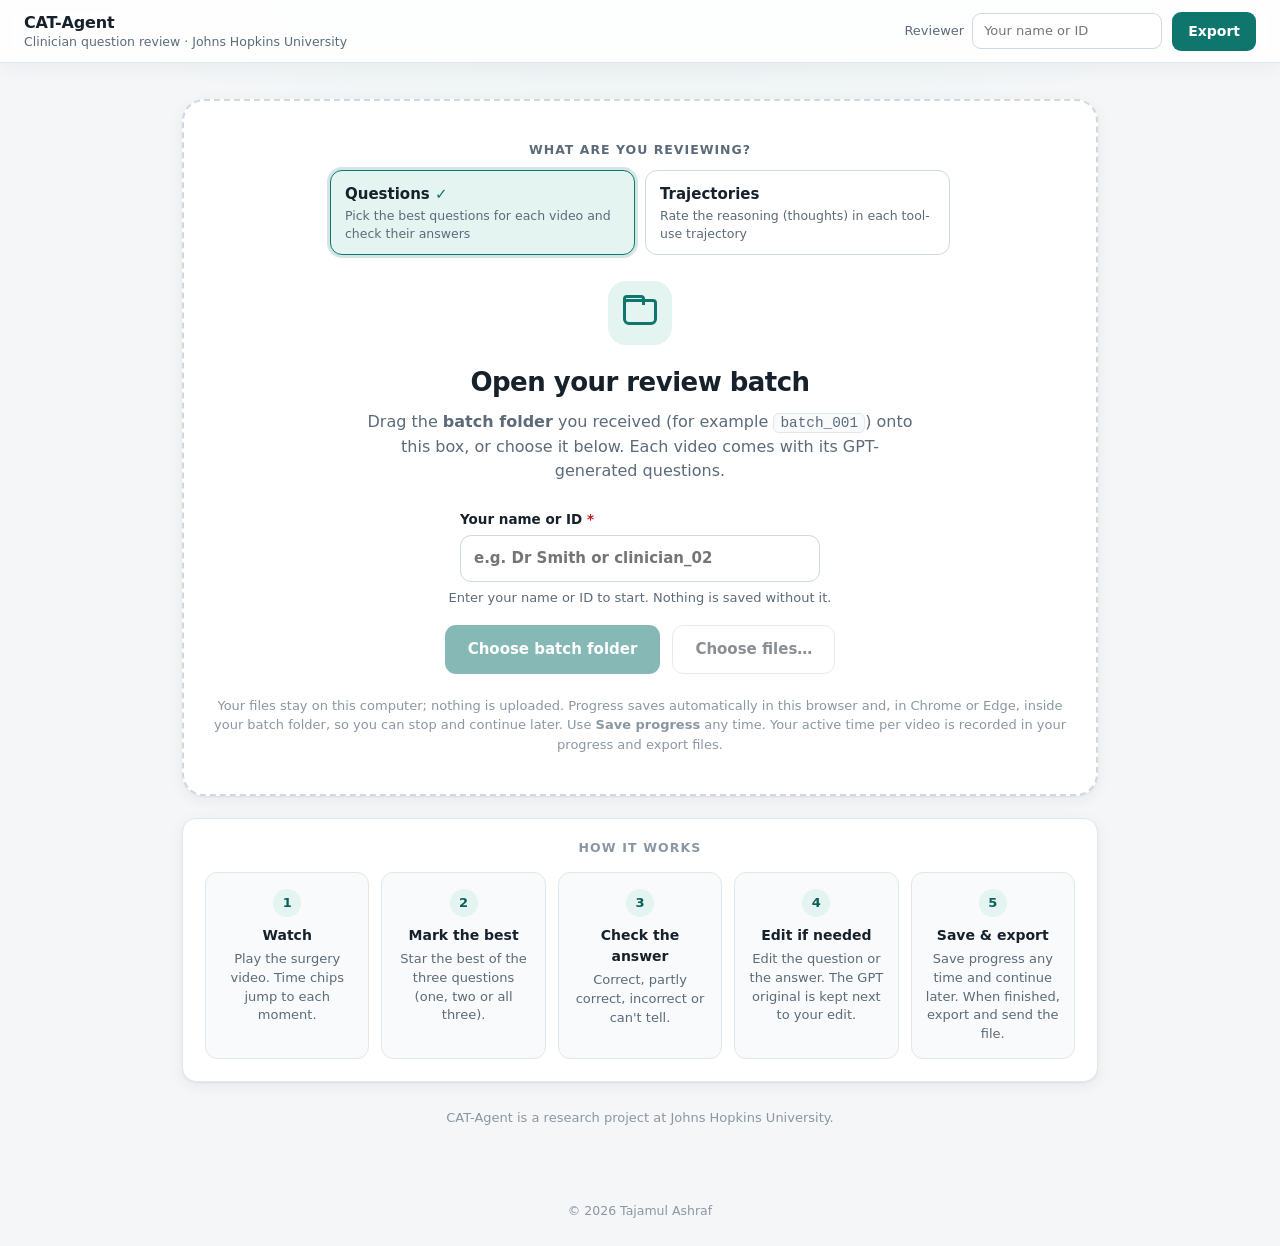
<file: index.html>
<!doctype html>
<html lang="en">
<head>
  <meta charset="utf-8">
  <meta name="viewport" content="width=device-width, initial-scale=1">
  <title>CAT-Agent Clinician Review</title>
  <meta name="description" content="Review GPT-generated questions for ophthalmic surgery videos: pick the best, edit, export.">
  <link rel="icon" href="data:image/svg+xml,%3Csvg xmlns='http://www.w3.org/2000/svg' viewBox='0 0 32 32'%3E%3Ccircle cx='16' cy='16' r='14' fill='%230f766e'/%3E%3Ccircle cx='16' cy='16' r='6' fill='white'/%3E%3Ccircle cx='16' cy='16' r='3' fill='%230f766e'/%3E%3C/svg%3E">
  <link rel="stylesheet" href="styles.css?v=202610261900">
</head>
<body>
  <header class="topbar">
  <div class="topbar-inner">
    <div class="brand">
      <div>
        <div class="brand-title">CAT-Agent</div>
        <div class="brand-sub">Clinician question review · Johns Hopkins University</div>
      </div>
    </div>
    <div class="topbar-actions">
      <label class="reviewer">
        <span>Reviewer</span>
        <input id="reviewer" class="reviewer-input" type="text" placeholder="Your name or ID" autocomplete="off" spellcheck="false">
      </label>
      <span id="save-status" class="save-status hidden" role="status" aria-live="polite"></span>
      <button id="btn-save" class="btn ghost hidden" type="button" title="Save your progress now (Ctrl/Cmd+S). It also saves automatically.">Save progress</button>
      <button id="btn-open" class="btn ghost hidden" type="button" title="Open another batch folder">Open folder</button>
      <div class="menu-wrap">
        <button id="btn-export" class="btn primary" type="button" disabled aria-haspopup="true" aria-expanded="false">Export</button>
        <div id="export-menu" class="menu hidden" role="menu">
          <button type="button" role="menuitem" data-export="json">Export JSON <small>full record, re-importable</small></button>
          <button type="button" role="menuitem" data-export="csv">Export CSV <small>one row per question, for Excel</small></button>
          <hr>
          <button type="button" role="menuitem" data-export="import">Load saved progress… <small>a progress or export file, e.g. from another computer</small></button>
        </div>
      </div>
    </div>
  </div>
  </header>

  <!-- Start screen -->
  <main id="start" class="start">
    <section class="drop" id="dropzone" tabindex="0" aria-label="Drop your batch folder here">
      <nav class="mode-pick" aria-label="What are you reviewing?">
        <div class="mode-label">What are you reviewing?</div>
        <div class="mode-opts">
          <a href="index.html" aria-current="page" class="mode-opt on"><b>Questions</b><small>Pick the best questions for each video and check their answers</small></a>
          <a href="trajectories.html" class="mode-opt"><b>Trajectories</b><small>Rate the reasoning (thoughts) in each tool-use trajectory</small></a>
        </div>
      </nav>
      <div class="drop-icon" aria-hidden="true"></div>
      <h1>Open your review batch</h1>
      <p class="lead">Drag the <b>batch folder</b> you received (for example <code>batch_001</code>) onto this box,
        or choose it below. Each video comes with its GPT-generated questions.</p>
      <label class="id-field" for="reviewer-start">
        <span>Your name or ID <b aria-hidden="true">*</b></span>
        <input id="reviewer-start" class="reviewer-input" type="text" placeholder="e.g. Dr Smith or clinician_02" autocomplete="off" spellcheck="false" required>
      </label>
      <p id="start-hint" class="start-hint">Enter your name or ID to start. Nothing is saved without it.</p>
      <div class="drop-buttons">
        <button id="btn-folder" class="btn primary lg" type="button" disabled>Choose batch folder</button>
        <button id="btn-files" class="btn ghost lg" type="button" disabled>Choose files…</button>
      </div>
      <p class="fine">Your files stay on this computer; nothing is uploaded. Progress saves automatically in this browser
        and, in Chrome or Edge, inside your batch folder, so you can stop and continue later. Use <b>Save progress</b> any time.
        Your active time per video is recorded in your progress and export files.</p>
    </section>
    <section class="howto">
      <h2>How it works</h2>
      <ol class="steps">
        <li><span class="n">1</span><b>Watch</b><p>Play the surgery video. Time chips jump to each moment.</p></li>
        <li><span class="n">2</span><b>Mark the best</b><p>Star the best of the three questions (one, two or all three).</p></li>
        <li><span class="n">3</span><b>Check the answer</b><p>Correct, partly correct, incorrect or can&#39;t tell.</p></li>
        <li><span class="n">4</span><b>Edit if needed</b><p>Edit the question or the answer. The GPT original is kept next to your edit.</p></li>
        <li><span class="n">5</span><b>Save &amp; export</b><p>Save progress any time and continue later. When finished, export and send the file.</p></li>
      </ol>
    </section>
    <footer class="site-foot">
      <span>CAT-Agent is a research project at Johns Hopkins University.</span>
    </footer>
    <input id="input-folder" type="file" webkitdirectory directory multiple hidden>
    <input id="input-files" type="file" multiple accept="video/*,.mp4,.mov,.m4v,.webm,.mkv,.json" hidden>
    <input id="input-import" type="file" accept=".json,application/json" hidden>
  </main>

  <!-- Review workspace -->
  <div id="workspace" class="workspace hidden">
    <aside class="sidebar" aria-label="Videos in this batch">
      <div class="side-head">
        <div class="progress-label"><span id="progress-text">0 of 0 done</span><span id="progress-pct">0%</span></div>
        <div class="progress"><div id="progress-bar"></div></div>
        <div id="active-time" class="active-time" title="Active time counts only while you work on a video; it pauses after 2 minutes without input"></div>
        <input id="search" type="search" placeholder="Search videos…" aria-label="Search videos">
        <div class="filters" role="group" aria-label="Filter by status">
          <button type="button" class="chip-btn active" data-filter="all">All</button>
          <button type="button" class="chip-btn" data-filter="todo">To do</button>
          <button type="button" class="chip-btn" data-filter="done">Done</button>
        </div>
      </div>
      <ol id="case-list" class="case-list"></ol>
    </aside>

    <main id="case" class="case" tabindex="-1"></main>
  </div>

  <footer class="copyright">© 2026 Tajamul Ashraf</footer>

  <div id="toast" class="toast" role="status" aria-live="polite"></div>

  <script src="config.js?v=202611021830"></script>
  <script src="app.js?v=202611021830"></script>
</body>
</html>
</file>
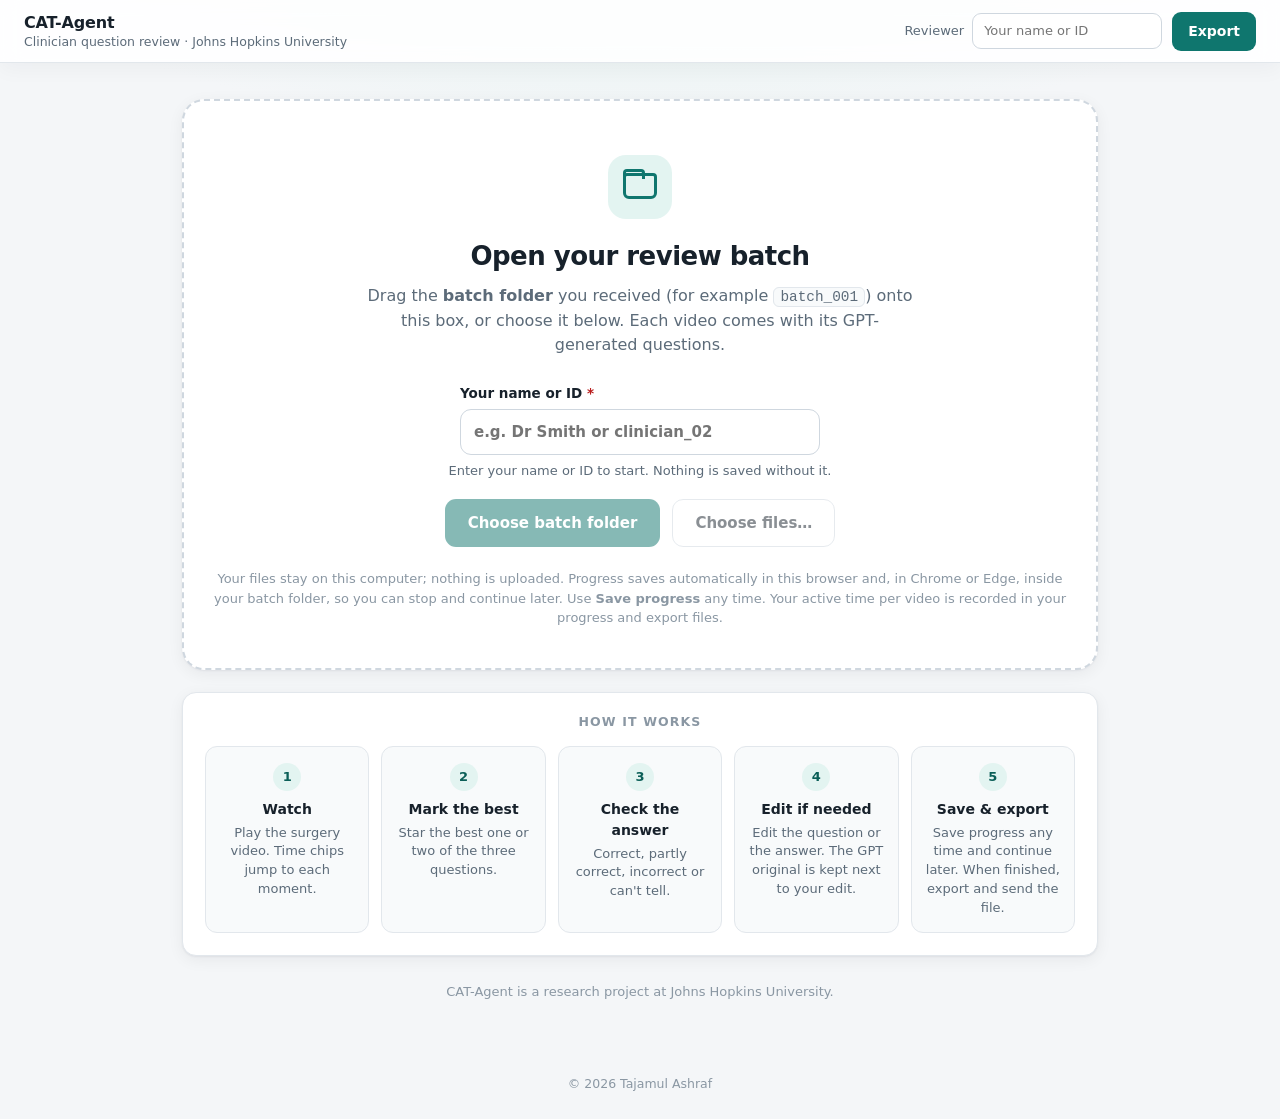
<file: ui/index.html>
<!doctype html>
<html lang="en">
<head>
  <meta charset="utf-8">
  <meta name="viewport" content="width=device-width, initial-scale=1">
  <title>CAT-Agent Clinician Review</title>
  <meta name="description" content="Review GPT-generated questions for ophthalmic surgery videos: pick the best, edit, export.">
  <link rel="icon" href="data:image/svg+xml,%3Csvg xmlns='http://www.w3.org/2000/svg' viewBox='0 0 32 32'%3E%3Ccircle cx='16' cy='16' r='14' fill='%230f766e'/%3E%3Ccircle cx='16' cy='16' r='6' fill='white'/%3E%3Ccircle cx='16' cy='16' r='3' fill='%230f766e'/%3E%3C/svg%3E">
  <link rel="stylesheet" href="styles.css?v=202610081155">
</head>
<body>
  <header class="topbar">
  <div class="topbar-inner">
    <div class="brand">
      <div>
        <div class="brand-title">CAT-Agent</div>
        <div class="brand-sub">Clinician question review · Johns Hopkins University</div>
      </div>
    </div>
    <div class="topbar-actions">
      <label class="reviewer">
        <span>Reviewer</span>
        <input id="reviewer" class="reviewer-input" type="text" placeholder="Your name or ID" autocomplete="off" spellcheck="false">
      </label>
      <span id="save-status" class="save-status hidden" role="status" aria-live="polite"></span>
      <button id="btn-save" class="btn ghost hidden" type="button" title="Save your progress now (Ctrl/Cmd+S). It also saves automatically.">Save progress</button>
      <button id="btn-open" class="btn ghost hidden" type="button" title="Open another batch folder">Open folder</button>
      <div class="menu-wrap">
        <button id="btn-export" class="btn primary" type="button" disabled aria-haspopup="true" aria-expanded="false">Export</button>
        <div id="export-menu" class="menu hidden" role="menu">
          <button type="button" role="menuitem" data-export="json">Export JSON <small>full record, re-importable</small></button>
          <button type="button" role="menuitem" data-export="csv">Export CSV <small>one row per question, for Excel</small></button>
          <hr>
          <button type="button" role="menuitem" data-export="import">Load saved progress… <small>a progress or export file, e.g. from another computer</small></button>
        </div>
      </div>
    </div>
  </div>
  </header>

  <!-- Start screen -->
  <main id="start" class="start">
    <section class="drop" id="dropzone" tabindex="0" aria-label="Drop your batch folder here">
      <div class="drop-icon" aria-hidden="true"></div>
      <h1>Open your review batch</h1>
      <p class="lead">Drag the <b>batch folder</b> you received (for example <code>batch_001</code>) onto this box,
        or choose it below. Each video comes with its GPT-generated questions.</p>
      <label class="id-field" for="reviewer-start">
        <span>Your name or ID <b aria-hidden="true">*</b></span>
        <input id="reviewer-start" class="reviewer-input" type="text" placeholder="e.g. Dr Smith or clinician_02" autocomplete="off" spellcheck="false" required>
      </label>
      <p id="start-hint" class="start-hint">Enter your name or ID to start. Nothing is saved without it.</p>
      <div class="drop-buttons">
        <button id="btn-folder" class="btn primary lg" type="button" disabled>Choose batch folder</button>
        <button id="btn-files" class="btn ghost lg" type="button" disabled>Choose files…</button>
      </div>
      <p class="fine">Your files stay on this computer; nothing is uploaded. Progress saves automatically in this browser
        and, in Chrome or Edge, inside your batch folder, so you can stop and continue later. Use <b>Save progress</b> any time.
        Your active time per video is recorded in your progress and export files.</p>
    </section>
    <section class="howto">
      <h2>How it works</h2>
      <ol class="steps">
        <li><span class="n">1</span><b>Watch</b><p>Play the surgery video. Time chips jump to each moment.</p></li>
        <li><span class="n">2</span><b>Mark the best</b><p>Star the best one or two of the three questions.</p></li>
        <li><span class="n">3</span><b>Check the answer</b><p>Correct, partly correct, incorrect or can&#39;t tell.</p></li>
        <li><span class="n">4</span><b>Edit if needed</b><p>Edit the question or the answer. The GPT original is kept next to your edit.</p></li>
        <li><span class="n">5</span><b>Save &amp; export</b><p>Save progress any time and continue later. When finished, export and send the file.</p></li>
      </ol>
    </section>
    <footer class="site-foot">
      <span>CAT-Agent is a research project at Johns Hopkins University.</span>
    </footer>
    <input id="input-folder" type="file" webkitdirectory directory multiple hidden>
    <input id="input-files" type="file" multiple accept="video/*,.mp4,.mov,.m4v,.webm,.mkv,.json" hidden>
    <input id="input-import" type="file" accept=".json,application/json" hidden>
  </main>

  <!-- Review workspace -->
  <div id="workspace" class="workspace hidden">
    <aside class="sidebar" aria-label="Videos in this batch">
      <div class="side-head">
        <div class="progress-label"><span id="progress-text">0 of 0 done</span><span id="progress-pct">0%</span></div>
        <div class="progress"><div id="progress-bar"></div></div>
        <div id="active-time" class="active-time" title="Active time counts only while you work on a video; it pauses after 2 minutes without input"></div>
        <input id="search" type="search" placeholder="Search videos…" aria-label="Search videos">
        <div class="filters" role="group" aria-label="Filter by status">
          <button type="button" class="chip-btn active" data-filter="all">All</button>
          <button type="button" class="chip-btn" data-filter="todo">To do</button>
          <button type="button" class="chip-btn" data-filter="done">Done</button>
        </div>
      </div>
      <ol id="case-list" class="case-list"></ol>
    </aside>

    <main id="case" class="case" tabindex="-1"></main>
  </div>

  <footer class="copyright">© 2026 Tajamul Ashraf</footer>

  <div id="toast" class="toast" role="status" aria-live="polite"></div>

  <script src="config.js?v=202610081155"></script>
  <script src="app.js?v=202610081155"></script>
</body>
</html>
</file>
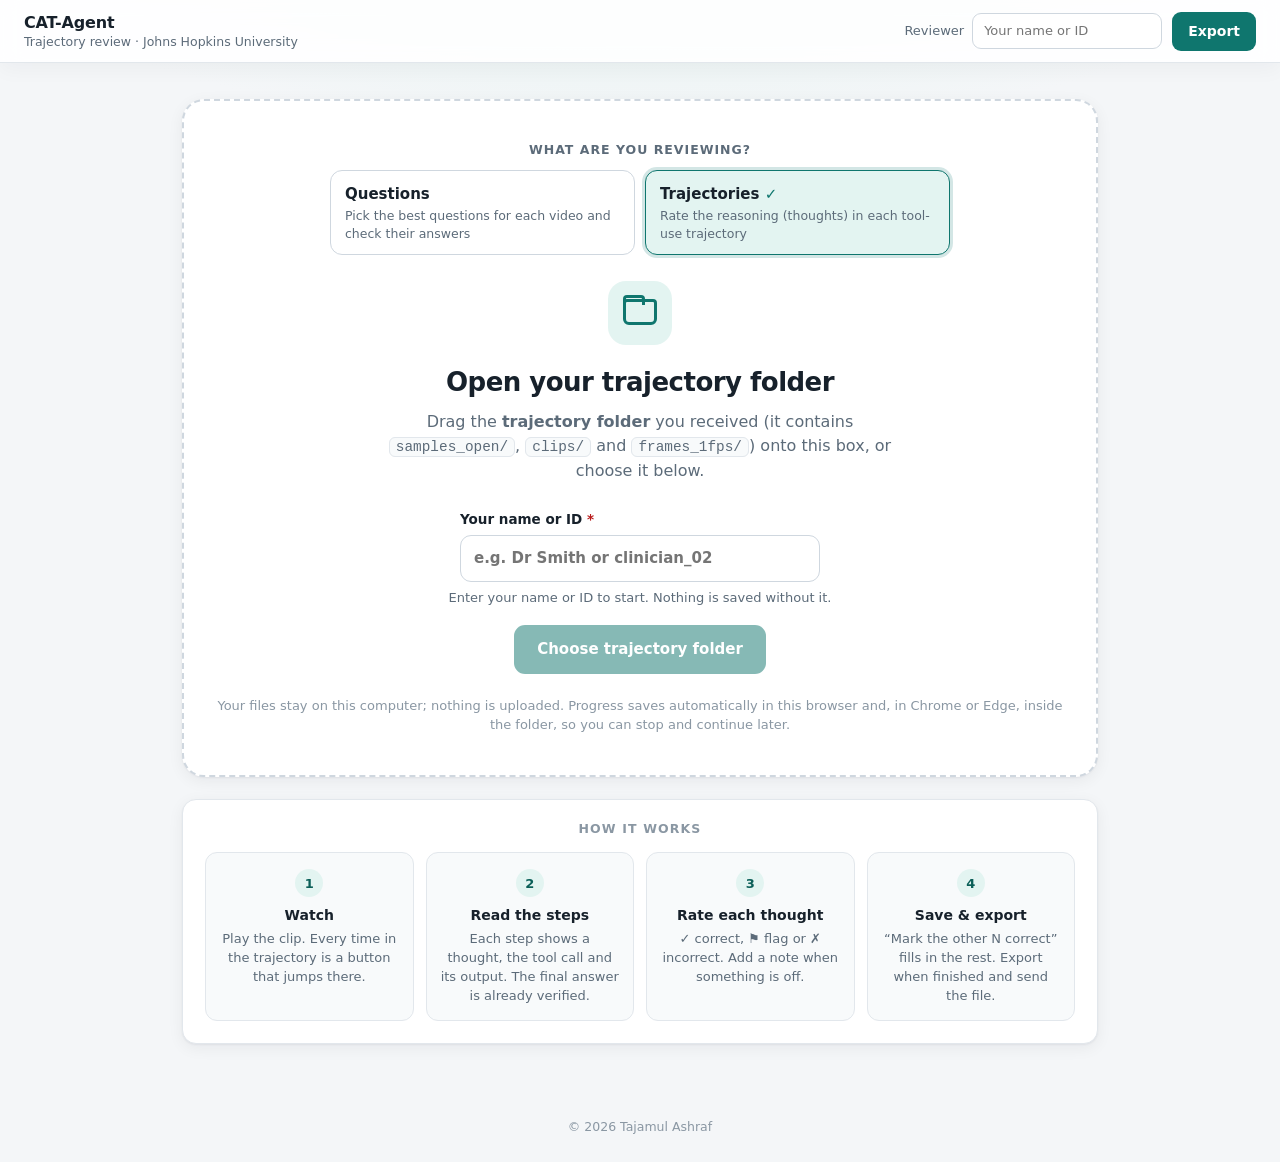
<file: trajectories.html>
<!doctype html>
<html lang="en">
<head>
  <meta charset="utf-8">
  <meta name="viewport" content="width=device-width, initial-scale=1">
  <title>CAT-Agent Trajectory Review</title>
  <meta name="description" content="Rate the thoughts in tool-use trajectories for surgical videos.">
  <link rel="icon" href="data:image/svg+xml,%3Csvg xmlns='http://www.w3.org/2000/svg' viewBox='0 0 32 32'%3E%3Ccircle cx='16' cy='16' r='14' fill='%230f766e'/%3E%3Ccircle cx='16' cy='16' r='6' fill='white'/%3E%3Ccircle cx='16' cy='16' r='3' fill='%230f766e'/%3E%3C/svg%3E">
  <link rel="stylesheet" href="styles.css?v=202610262000">
  <link rel="stylesheet" href="traj.css?v=202610262000">
</head>
<body>
  <header class="topbar">
  <div class="topbar-inner">
    <div class="brand">
      <div>
        <div class="brand-title">CAT-Agent</div>
        <div class="brand-sub">Trajectory review · Johns Hopkins University</div>
      </div>
    </div>
    <div class="topbar-actions">
      <label class="reviewer">
        <span>Reviewer</span>
        <input id="reviewer" class="reviewer-input" type="text" placeholder="Your name or ID" autocomplete="off" spellcheck="false">
      </label>
      <span id="save-status" class="save-status hidden" role="status" aria-live="polite"></span>
      <button id="btn-save" class="btn ghost hidden" type="button" title="Save your progress now (Ctrl/Cmd+S). It also saves automatically.">Save progress</button>
      <button id="btn-open" class="btn ghost hidden" type="button" title="Open another trajectory folder">Open folder</button>
      <div class="menu-wrap">
        <button id="btn-export" class="btn primary" type="button" aria-haspopup="true" aria-expanded="false">Export</button>
        <div id="export-menu" class="menu hidden" role="menu">
          <button type="button" role="menuitem" data-export="json">Export JSON <small>full record, re-importable</small></button>
          <button type="button" role="menuitem" data-export="csv">Export CSV <small>one row per thought</small></button>
          <hr>
          <button type="button" role="menuitem" data-export="import">Load saved progress… <small>a progress or export file, e.g. from another computer</small></button>
        </div>
      </div>
    </div>
  </div>
  </header>

  <!-- Start screen -->
  <main id="start" class="start">
    <section class="drop" id="dropzone" tabindex="0" aria-label="Drop your trajectory folder here">
      <nav class="mode-pick" aria-label="What are you reviewing?">
        <div class="mode-label">What are you reviewing?</div>
        <div class="mode-opts">
          <a href="index.html" class="mode-opt"><b>Questions</b><small>Pick the best questions for each video and check their answers</small></a>
          <a href="trajectories.html" aria-current="page" class="mode-opt on"><b>Trajectories</b><small>Rate the reasoning (thoughts) in each tool-use trajectory</small></a>
        </div>
      </nav>
      <div class="drop-icon" aria-hidden="true"></div>
      <h1>Open your trajectory folder</h1>
      <p class="lead">Drag the <b>trajectory folder</b> you received (it contains <code>samples_open/</code>, <code>clips/</code>
        and <code>frames_1fps/</code>) onto this box, or choose it below.</p>
      <label class="id-field" for="reviewer-start">
        <span>Your name or ID <b aria-hidden="true">*</b></span>
        <input id="reviewer-start" class="reviewer-input" type="text" placeholder="e.g. Dr Smith or clinician_02" autocomplete="off" spellcheck="false" required>
      </label>
      <p id="start-hint" class="start-hint">Enter your name or ID to start. Nothing is saved without it.</p>
      <div class="drop-buttons">
        <button id="btn-folder" class="btn primary lg" type="button" disabled>Choose trajectory folder</button>
      </div>
      <p class="fine">Your files stay on this computer; nothing is uploaded. Progress saves automatically in this browser
        and, in Chrome or Edge, inside the folder, so you can stop and continue later.</p>
    </section>
    <section class="howto">
      <h2>How it works</h2>
      <ol class="steps">
        <li><span class="n">1</span><b>Watch</b><p>Play the clip. Every time in the trajectory is a button that jumps there.</p></li>
        <li><span class="n">2</span><b>Read the steps</b><p>Each step shows a thought, the tool call and its output. The final answer is already verified.</p></li>
        <li><span class="n">3</span><b>Rate each thought</b><p>✓ correct, ⚑ flag or ✗ incorrect. Add a note when something is off.</p></li>
        <li><span class="n">4</span><b>Save &amp; export</b><p>“Mark the other N correct” fills in the rest. Export when finished and send the file.</p></li>
      </ol>
    </section>
    <input id="input-folder" type="file" webkitdirectory directory multiple hidden>
    <input id="input-import" type="file" accept=".json,application/json" hidden>
  </main>

  <!-- Review workspace -->
  <div id="workspace" class="workspace hidden">
    <aside class="sidebar" aria-label="Trajectories in this folder">
      <div class="side-head">
        <div class="progress-label"><span id="progress-text">0 of 0 done</span><span id="progress-pct">0%</span></div>
        <div class="progress"><div id="progress-bar"></div></div>
        <div id="active-time" class="active-time" title="Active time counts only while you work; it pauses after 2 minutes without input"></div>
        <input id="search" type="search" placeholder="Search questions, keys, VQIDs…" aria-label="Search trajectories">
        <div class="filters" role="group" aria-label="Filter by status">
          <button type="button" class="chip-btn active" data-filter="all">All</button>
          <button type="button" class="chip-btn" data-filter="todo">To do</button>
          <button type="button" class="chip-btn" data-filter="done">Done</button>
          <button type="button" class="chip-btn" data-filter="flagged">Flagged</button>
        </div>
      </div>
      <ol id="case-list" class="case-list"></ol>
    </aside>

    <main id="case" class="case" tabindex="-1"></main>
  </div>

  <footer class="copyright">© 2026 Tajamul Ashraf</footer>

  <div id="toast" class="toast" role="status" aria-live="polite"></div>

  <script src="traj.js?v=202610262000"></script>
</body>
</html>
</file>
<file: styles.css>
/* CAT-Agent clinician review — styles (no build step, no external assets) */
:root {
  --maxw: 1500px;
  --topbar-h: 62px;
  --bg: #f4f6f8;
  --surface: #ffffff;
  --surface-2: #f8fafb;
  --border: #e2e7ec;
  --border-strong: #cfd7df;
  --text: #17212b;
  --muted: #5c6b79;
  --faint: #8a97a3;
  --accent: #0f766e;
  --accent-strong: #0b5f58;
  --accent-soft: #e3f4f1;
  --star: #d97706;
  --star-soft: #fff4e0;
  --good: #15803d;
  --good-soft: #e5f6eb;
  --warn: #b45309;
  --warn-soft: #fdf1e1;
  --bad: #b91c1c;
  --bad-soft: #fbe9e9;
  --info-soft: #eaf1fb;
  --shadow: 0 1px 2px rgba(16, 24, 40, .05), 0 4px 16px rgba(16, 24, 40, .06);
  --shadow-lg: 0 12px 40px rgba(16, 24, 40, .14);
  --radius: 14px;
  --radius-sm: 9px;
  --font: ui-sans-serif, system-ui, -apple-system, "Segoe UI", Roboto, "Helvetica Neue", Arial, sans-serif;
  --mono: ui-monospace, SFMono-Regular, Menlo, Consolas, monospace;
  color-scheme: light;
}

* { box-sizing: border-box; }
html, body { margin: 0; height: 100%; }
body {
  font-family: var(--font);
  font-size: 15px;
  line-height: 1.5;
  color: var(--text);
  background: radial-gradient(1100px 420px at 50% -160px, #dcf1ec 0%, rgba(220, 241, 236, 0) 70%) no-repeat, var(--bg);
  min-height: 100%;
  -webkit-font-smoothing: antialiased;
}
button, input, textarea { font: inherit; color: inherit; }
code { font-family: var(--mono); font-size: .9em; background: var(--surface-2); border: 1px solid var(--border);
  padding: 1px 6px; border-radius: 6px; }
.hidden { display: none !important; }

/* ---------------------------------------------------------------- top bar */
.topbar {
  position: sticky; top: 0; z-index: 20;
  padding: 0 24px;
  background: color-mix(in srgb, var(--surface) 90%, transparent);
  backdrop-filter: saturate(1.4) blur(10px);
  border-bottom: 1px solid var(--border);
  box-shadow: 0 6px 20px rgba(16, 24, 40, .04);
}
.topbar-inner {
  max-width: var(--maxw); margin: 0 auto; min-height: var(--topbar-h);
  display: flex; align-items: center; justify-content: space-between; gap: 16px;
}
.brand { display: flex; align-items: center; gap: 12px; }
.logo {
  width: 34px; height: 34px; border-radius: 50%;
  background: radial-gradient(circle at 50% 50%, var(--accent) 0 22%, #fff 23% 40%, var(--accent) 41% 100%);
  box-shadow: 0 0 0 4px var(--accent-soft);
}
.jhu { display: inline-flex; align-items: center; }
.jhu img { height: 44px; width: 44px; display: block; border-radius: 50%; box-shadow: 0 1px 3px rgba(0, 45, 114, .25); }
.brand-divider { width: 1px; height: 30px; background: var(--border-strong); margin: 0 2px; }
.site-foot { margin-top: 26px; display: flex; align-items: center; justify-content: center; gap: 12px; color: var(--faint); font-size: 13px; flex-wrap: wrap; text-align: center; }
.site-foot img { height: 22px; width: auto; }
.brand-title { font-weight: 700; letter-spacing: -.01em; font-size: 16px; }
.brand-sub { color: var(--muted); font-size: 12.5px; margin-top: -2px; }
.topbar-actions { display: flex; align-items: center; gap: 10px; }
.reviewer { display: flex; align-items: center; gap: 8px; color: var(--muted); font-size: 13px; }
.reviewer input {
  width: 190px; padding: 7px 11px; border-radius: var(--radius-sm);
  border: 1px solid var(--border-strong); background: var(--surface);
}
.reviewer input:focus, #search:focus, textarea:focus, .comment:focus { outline: 2px solid var(--accent); outline-offset: 1px; border-color: transparent; }
.reviewer input.needs { border-color: var(--warn); box-shadow: 0 0 0 3px var(--warn-soft); }

/* ---------------------------------------------------------------- buttons */
.btn {
  display: inline-flex; align-items: center; justify-content: center; gap: 7px;
  padding: 8px 15px; border-radius: var(--radius-sm); border: 1px solid transparent;
  font-weight: 600; font-size: 14px; cursor: pointer; white-space: nowrap;
  transition: background .15s, border-color .15s, color .15s, transform .05s;
}
.btn:active { transform: translateY(1px); }
.btn:disabled { opacity: .5; cursor: not-allowed; }
.btn.lg { padding: 12px 22px; font-size: 15px; border-radius: 11px; }
.btn.primary { background: var(--accent); color: #fff; }
.btn.primary:hover:not(:disabled) { background: var(--accent-strong); }
.btn.ghost { background: var(--surface); border-color: var(--border-strong); color: var(--text); }
.btn.ghost:hover:not(:disabled) { background: var(--surface-2); }
.btn.subtle { background: transparent; color: var(--muted); padding: 6px 10px; }
.btn.subtle:hover { background: var(--surface-2); color: var(--text); }
.btn.small { padding: 5px 10px; font-size: 13px; }
:focus-visible { outline: 2px solid var(--accent); outline-offset: 2px; }

.menu-wrap { position: relative; }
.menu {
  position: absolute; right: 0; top: calc(100% + 8px); min-width: 270px; z-index: 30;
  background: var(--surface); border: 1px solid var(--border); border-radius: 12px;
  box-shadow: var(--shadow-lg); padding: 6px;
}
.menu button {
  display: block; width: 100%; text-align: left; background: none; border: 0;
  padding: 9px 11px; border-radius: 8px; cursor: pointer; font-weight: 600;
}
.menu button small { display: block; font-weight: 400; color: var(--muted); font-size: 12.5px; }
.menu button:hover { background: var(--surface-2); }
.menu hr { border: 0; border-top: 1px solid var(--border); margin: 6px 4px; }

/* ---------------------------------------------------------------- start screen */
.start {
  max-width: 960px; margin: 0 auto; padding: 36px 22px 56px;
  min-height: calc(100vh - var(--topbar-h) - 1px);
  display: flex; flex-direction: column; justify-content: center;
}
.drop {
  text-align: center; padding: 54px 30px 40px;
  background: var(--surface); border: 2px dashed var(--border-strong); border-radius: 22px;
  box-shadow: var(--shadow); transition: border-color .15s, background .15s, transform .15s;
}
.drop.over { border-color: var(--accent); background: var(--accent-soft); transform: scale(1.01); }
.drop-icon {
  width: 64px; height: 64px; margin: 0 auto 18px; border-radius: 18px; background: var(--accent-soft);
  position: relative;
}
.drop-icon::before {
  content: ""; position: absolute; inset: 18px 15px 20px; border: 3px solid var(--accent); border-radius: 4px 4px 6px 6px;
}
.drop-icon::after {
  content: ""; position: absolute; left: 15px; top: 14px; width: 16px; height: 7px; border: 3px solid var(--accent);
  border-bottom: 0; border-radius: 4px 4px 0 0;
}
.drop h1 { font-size: 26px; letter-spacing: -.02em; margin: 0 0 8px; }
.lead { color: var(--muted); max-width: 560px; margin: 0 auto 26px; font-size: 16px; }
.drop-buttons { display: flex; gap: 12px; justify-content: center; flex-wrap: wrap; }
.fine { color: var(--faint); font-size: 13px; margin: 22px 0 0; }
.howto { margin-top: 22px; padding: 20px 22px 22px; background: var(--surface); border-radius: var(--radius);
  border: 1px solid var(--border); box-shadow: var(--shadow); }
.howto h2 { font-size: 12.5px; margin: 0 0 14px; text-align: center; text-transform: uppercase; letter-spacing: .09em; color: var(--faint); }
.steps { list-style: none; margin: 0; padding: 0; display: grid; grid-template-columns: repeat(auto-fit, minmax(150px, 1fr)); gap: 12px; }
.steps li { background: var(--surface-2); border: 1px solid var(--border); border-radius: 12px; padding: 16px 14px 14px; text-align: center; }
.steps .n { display: inline-flex; align-items: center; justify-content: center; width: 28px; height: 28px; border-radius: 50%;
  background: var(--accent-soft); color: var(--accent-strong); font-weight: 800; font-size: 13px; margin-bottom: 8px; }
.steps b { display: block; color: var(--text); font-size: 14px; }
.steps p { margin: 4px 0 0; color: var(--muted); font-size: 13px; line-height: 1.45; }

/* ---------------------------------------------------------------- workspace */
.workspace {
  max-width: var(--maxw); margin: 0 auto; padding: 24px;
  display: grid; grid-template-columns: 300px minmax(0, 1fr); gap: 24px; align-items: start;
}
.sidebar {
  position: sticky; top: calc(var(--topbar-h) + 24px);
  max-height: calc(100vh - var(--topbar-h) - 48px);
  background: var(--surface); border: 1px solid var(--border); border-radius: var(--radius); box-shadow: var(--shadow);
  display: flex; flex-direction: column; min-height: 0; overflow: hidden;
}
.side-head { padding: 16px 16px 12px; border-bottom: 1px solid var(--border); }
.progress-label { display: flex; justify-content: space-between; font-size: 13px; color: var(--muted); font-weight: 600; }
.progress { height: 7px; background: var(--surface-2); border: 1px solid var(--border); border-radius: 99px; margin: 7px 0 12px; overflow: hidden; }
.progress div { height: 100%; width: 0; background: linear-gradient(90deg, var(--accent), var(--good)); border-radius: 99px; transition: width .3s; }
#search { width: 100%; padding: 8px 11px; border-radius: var(--radius-sm); border: 1px solid var(--border-strong); background: var(--surface-2); }
.filters { display: flex; gap: 6px; margin-top: 10px; }
.chip-btn { border: 1px solid var(--border); background: var(--surface); padding: 4px 11px; border-radius: 99px; font-size: 12.5px; font-weight: 600; color: var(--muted); cursor: pointer; }
.chip-btn.active { background: var(--accent-soft); color: var(--accent-strong); border-color: transparent; }
.case-list { list-style: none; margin: 0; padding: 8px; overflow-y: auto; flex: 1; }
.case-item {
  display: grid; grid-template-columns: 22px 1fr auto; gap: 9px; align-items: center;
  padding: 9px 10px; border-radius: 10px; cursor: pointer; border: 1px solid transparent;
}
.case-item:hover { background: var(--surface-2); }
.case-item.active { background: var(--accent-soft); border-color: color-mix(in srgb, var(--accent) 30%, transparent); }
.case-num { font-size: 12px; color: var(--faint); font-variant-numeric: tabular-nums; text-align: right; }
.case-title { font-size: 13.5px; font-weight: 600; line-height: 1.3; overflow: hidden; text-overflow: ellipsis; display: -webkit-box; -webkit-line-clamp: 2; -webkit-box-orient: vertical; }
.case-sub { font-size: 12px; color: var(--muted); }
.dot { width: 10px; height: 10px; border-radius: 50%; background: var(--border-strong); }
.dot.progress-dot { background: var(--star); }
.dot.done { background: var(--good); }
.case-stars { font-size: 12px; color: var(--star); font-weight: 700; }

/* ---------------------------------------------------------------- case view */
.case { padding: 0 0 40px; outline: none; min-width: 0; }
.case-inner { margin: 0; }
.case-head { display: flex; align-items: flex-start; justify-content: space-between; gap: 16px; margin-bottom: 14px; }
.case-head h2 { margin: 0; font-size: 22px; letter-spacing: -.015em; line-height: 1.25; }
.meta-chips { display: flex; flex-wrap: wrap; gap: 6px; margin-top: 8px; }
.pill { white-space: nowrap; display: inline-flex; align-items: center; gap: 5px; padding: 3px 10px; border-radius: 99px; font-size: 12.5px; font-weight: 600; background: var(--surface-2); color: var(--muted); border: 1px solid var(--border); }
.pill.sa1 { background: #e7f0fc; color: #1f5fbf; border-color: transparent; }
.pill.sa2 { background: #f0eafc; color: #6a3fc8; border-color: transparent; }
.pill.sa3 { background: #e2f4f0; color: #0b6b5f; border-color: transparent; }
.q-family { font-size: 11.5px; font-weight: 800; letter-spacing: .08em; text-transform: uppercase; color: var(--faint); margin: 0 0 4px; }
.pill.accent { background: var(--accent-soft); color: var(--accent-strong); border-color: transparent; }
.pill.star { background: var(--star-soft); color: var(--star); border-color: transparent; }
.pill.good { background: var(--good-soft); color: var(--good); border-color: transparent; }
.pill.warn { background: var(--warn-soft); color: var(--warn); border-color: transparent; }
.nav-btns { display: flex; gap: 8px; flex-shrink: 0; }

.grid { display: grid; grid-template-columns: minmax(0, 1.05fr) minmax(0, 1fr); gap: 22px; align-items: start; }
.panel { background: var(--surface); border: 1px solid var(--border); border-radius: var(--radius); box-shadow: var(--shadow); }
.video-panel { position: sticky; top: calc(var(--topbar-h) + 24px); overflow: hidden; }
.video-box { background: #000; aspect-ratio: 16 / 10; display: flex; align-items: center; justify-content: center; }
.video-box video { width: 100%; height: 100%; display: block; background: #000; }
.video-missing { color: #c9d3da; text-align: center; padding: 30px; font-size: 14px; }
.video-missing b { color: #fff; display: block; font-size: 16px; margin-bottom: 4px; }
.timeline-wrap { padding: 12px 16px 6px; }
.timeline-label { display: flex; justify-content: space-between; font-size: 12px; color: var(--muted); margin-bottom: 6px; }
.timeline { position: relative; height: 26px; border-radius: 7px; overflow: hidden; display: flex; background: var(--surface-2); cursor: pointer; border: 1px solid var(--border); }
.seg { height: 100%; border-right: 1px solid rgba(255,255,255,.6); min-width: 2px; position: relative; }
.seg:hover { filter: brightness(1.08) saturate(1.1); }
.playhead { position: absolute; top: -2px; bottom: -2px; width: 2px; background: var(--text); pointer-events: none; left: 0; box-shadow: 0 0 0 1px var(--surface); }
.phase-now { font-size: 13px; padding: 4px 16px 12px; color: var(--muted); min-height: 30px; }
.phase-now b { color: var(--text); }
details.about { border-top: 1px solid var(--border); }
details.about summary { padding: 12px 16px; cursor: pointer; font-weight: 600; font-size: 14px; list-style: none; display: flex; justify-content: space-between; }
details.about summary::-webkit-details-marker { display: none; }
details.about summary::after { content: "Show"; color: var(--accent); font-size: 13px; }
details.about[open] summary::after { content: "Hide"; }
.about-body { padding: 0 16px 16px; font-size: 13.5px; color: var(--muted); }
.about-body p { margin: 0 0 10px; color: var(--text); }
.kv { display: grid; grid-template-columns: max-content 1fr; gap: 4px 14px; margin: 0; }
.kv dt { color: var(--faint); }
.kv dd { margin: 0; color: var(--text); word-break: break-word; }

/* ---------------------------------------------------------------- question cards */
.q-col { display: flex; flex-direction: column; gap: 16px; }
.q-hint { font-size: 13.5px; color: var(--muted); display: flex; justify-content: space-between; align-items: center; gap: 10px; }
.q-hint b { color: var(--text); }
.qcard { padding: 18px 18px 14px; transition: border-color .15s, box-shadow .15s; }
.qcard.selected { border-color: var(--star); box-shadow: 0 0 0 3px var(--star-soft), var(--shadow); }
.q-top { display: flex; align-items: center; justify-content: space-between; gap: 10px; margin-bottom: 10px; }
.q-tags { display: flex; flex-wrap: wrap; gap: 6px; align-items: center; }
.q-index { font-weight: 800; font-size: 13px; color: var(--faint); letter-spacing: .04em; text-transform: uppercase; margin-right: 4px; }
.star-btn {
  display: inline-flex; align-items: center; gap: 6px; border: 1px solid var(--border-strong); background: var(--surface);
  color: var(--muted); border-radius: 99px; padding: 6px 13px; font-weight: 700; font-size: 13px; cursor: pointer; flex-shrink: 0;
}
.star-btn .s { font-size: 16px; line-height: 1; }
.star-btn:hover { border-color: var(--star); color: var(--star); }
.star-btn.on { background: var(--star); border-color: var(--star); color: #fff; }
.q-text { font-size: 15.5px; font-weight: 500; line-height: 1.5; margin: 2px 0 12px; white-space: pre-wrap; }
.label { font-size: 11.5px; font-weight: 800; letter-spacing: .06em; text-transform: uppercase; color: var(--faint); margin: 12px 0 5px; }
.options { list-style: none; margin: 0; padding: 0; display: grid; gap: 6px; }
.options li { padding: 8px 11px; border: 1px solid var(--border); border-radius: 9px; font-size: 14px; background: var(--surface-2); white-space: pre-wrap; }
.options li.correct { border-color: var(--good); background: var(--good-soft); }
.options li.correct::after { content: "  ✓ answer"; color: var(--good); font-weight: 700; font-size: 12px; }
.answer { padding: 11px 13px; background: var(--accent-soft); border-radius: 10px; font-size: 14.5px; white-space: pre-wrap; }
.evidence { display: flex; flex-wrap: wrap; gap: 6px; }
.ev-chip {
  border: 1px solid var(--border); background: var(--surface); border-radius: 8px; padding: 5px 9px; font-size: 12.5px;
  cursor: pointer; text-align: left; max-width: 100%; color: var(--text);
}
.ev-chip:hover { border-color: var(--accent); background: var(--accent-soft); }
.ev-chip .t { font-family: var(--mono); font-weight: 700; color: var(--accent-strong); margin-right: 6px; }
details.reason { margin-top: 10px; }
details.reason summary { cursor: pointer; font-size: 13px; color: var(--accent); font-weight: 600; }
.reason-body { font-size: 13.5px; color: var(--muted); padding: 8px 0 0; white-space: pre-wrap; }
.reason-body b { color: var(--text); }

.q-review { margin-top: 14px; padding-top: 12px; border-top: 1px dashed var(--border); display: flex; flex-wrap: wrap; gap: 10px; align-items: center; justify-content: space-between; }
.seg-ctl { display: inline-flex; border: 1px solid var(--border-strong); border-radius: 10px; overflow: hidden; }
.seg-ctl button { border: 0; background: var(--surface); padding: 6px 11px; font-size: 13px; font-weight: 600; cursor: pointer; color: var(--muted); border-right: 1px solid var(--border); }
.seg-ctl button:last-child { border-right: 0; }
.seg-ctl button:hover { background: var(--surface-2); color: var(--text); }
.seg-ctl button.on[data-v="correct"] { background: var(--good-soft); color: var(--good); }
.seg-ctl button.on[data-v="partial"] { background: var(--warn-soft); color: var(--warn); }
.seg-ctl button.on[data-v="incorrect"] { background: var(--bad-soft); color: var(--bad); }
.seg-ctl button.on[data-v="cannot_verify"] { background: var(--info-soft); color: var(--text); }
.q-actions { display: flex; gap: 6px; }
.comment { width: 100%; margin-top: 10px; padding: 8px 11px; border: 1px solid var(--border); border-radius: 9px; background: var(--surface-2); font-size: 13.5px; resize: vertical; min-height: 38px; }

.edit-box { margin-top: 4px; display: grid; gap: 10px; }
.edit-box label { font-size: 12px; font-weight: 700; color: var(--muted); display: grid; gap: 4px; }
.edit-box textarea { width: 100%; padding: 9px 11px; border: 1px solid var(--border-strong); border-radius: 9px; background: var(--surface); font-size: 14.5px; line-height: 1.45; resize: vertical; }
.edit-row { display: flex; gap: 8px; justify-content: flex-end; flex-wrap: wrap; }
.orig { font-size: 12.5px; color: var(--faint); margin-top: 6px; white-space: pre-wrap; }
.orig b { color: var(--muted); }

.done-bar { margin-top: 4px; padding: 14px 18px; display: flex; align-items: center; justify-content: space-between; gap: 12px; flex-wrap: wrap; }
.done-bar textarea { flex: 1 1 260px; min-height: 40px; }
.done-bar .msg { font-size: 13px; color: var(--muted); }

/* ---------------------------------------------------------------- toast */
.toast {
  position: fixed; left: 50%; bottom: 26px; transform: translate(-50%, 20px); opacity: 0; pointer-events: none;
  background: var(--text); color: var(--bg); padding: 10px 16px; border-radius: 10px; font-size: 14px; font-weight: 600;
  box-shadow: var(--shadow-lg); transition: opacity .2s, transform .2s; z-index: 50; max-width: 90vw;
}
.toast.show { opacity: 1; transform: translate(-50%, 0); }

/* ---------------------------------------------------------------- responsive */
@media (max-width: 1150px) {
  .grid { grid-template-columns: 1fr; }
  .video-panel { position: static; }
}
@media (max-width: 820px) {
  .topbar { padding: 0 14px; }
  .jhu img { height: 38px; width: 38px; }
  .brand-sub { display: none; }
  .topbar-inner { flex-wrap: wrap; padding: 10px 0; }
  .topbar-actions { width: 100%; flex-wrap: wrap; }
  .reviewer { flex: 1; }
  .reviewer span { display: none; }
  .reviewer input { width: 100%; }
  .workspace { grid-template-columns: 1fr; padding: 14px; gap: 14px; }
  .sidebar { position: static; max-height: 42vh; }
  .case-head { flex-direction: column; }
  .start { padding: 24px 14px 40px; min-height: 0; }
  .drop { padding: 36px 18px 30px; }
}

/* ---------------------------------------------------------------- reviewer ID, saving, edits */
.id-field { display: grid; gap: 6px; max-width: 360px; margin: 0 auto 6px; text-align: left; font-size: 13.5px; font-weight: 700; color: var(--text); }
.id-field b { color: var(--bad); font-weight: 800; }
.id-field input { padding: 11px 13px; border-radius: 11px; border: 1px solid var(--border-strong); background: var(--surface); font-size: 15px; }
.id-field input:focus { outline: 2px solid var(--accent); outline-offset: 1px; border-color: transparent; }
.id-field input.needs { border-color: var(--warn); box-shadow: 0 0 0 3px var(--warn-soft); }
.start-hint { font-size: 13px; color: var(--muted); margin: 0 0 18px; }
.save-status { font-size: 12.5px; color: var(--good); font-weight: 600; white-space: nowrap; }
.save-status.warn { color: var(--warn); }
.orig-line { font-size: 12.5px; color: var(--faint); margin: 6px 0 2px; padding: 6px 9px; border-left: 3px solid var(--border-strong); background: var(--surface-2); border-radius: 0 7px 7px 0; white-space: pre-wrap; }
.orig-line b { color: var(--muted); }
.q-actions { flex-wrap: wrap; justify-content: flex-end; }
@media (max-width: 820px) { .save-status { order: 5; width: 100%; } }
.hero-logo { display: block; height: 84px; width: auto; margin: 0 auto 22px; }
@media (max-width: 820px) { .hero-logo { height: 66px; margin-bottom: 16px; } }
.active-time { font-size: 12.5px; color: var(--muted); margin: -4px 0 10px; font-variant-numeric: tabular-nums; }
.pill.time { font-variant-numeric: tabular-nums; }
.copyright { text-align: center; font-size: 12.5px; color: var(--faint); padding: 18px 16px 26px; }

/* ---------------------------------------------------------------- review type (questions / trajectories) */
.mode-pick { margin: -14px auto 26px; max-width: 620px; }
.mode-label { font-size: 12.5px; font-weight: 800; letter-spacing: .08em; text-transform: uppercase; color: var(--muted); margin-bottom: 10px; }
.mode-opts { display: grid; grid-template-columns: 1fr 1fr; gap: 10px; }
.mode-opt { display: block; text-align: left; padding: 12px 14px; border: 1.5px solid var(--border-strong); border-radius: 12px;
  background: var(--surface); color: var(--text); text-decoration: none; transition: border-color .15s, background .15s; }
.mode-opt:hover { border-color: var(--accent); }
.mode-opt b { display: block; font-size: 15px; }
.mode-opt small { display: block; color: var(--muted); font-size: 12.5px; line-height: 1.4; margin-top: 2px; }
.mode-opt.on { border-color: var(--accent); background: var(--accent-soft); box-shadow: 0 0 0 3px color-mix(in srgb, var(--accent) 18%, transparent); }
.mode-opt.on b::after { content: "  ✓"; color: var(--accent); }
@media (max-width: 560px) { .mode-opts { grid-template-columns: 1fr; } }
</file>
<file: ui/styles.css>
/* CAT-Agent clinician review — styles (no build step, no external assets) */
:root {
  --maxw: 1500px;
  --topbar-h: 62px;
  --bg: #f4f6f8;
  --surface: #ffffff;
  --surface-2: #f8fafb;
  --border: #e2e7ec;
  --border-strong: #cfd7df;
  --text: #17212b;
  --muted: #5c6b79;
  --faint: #8a97a3;
  --accent: #0f766e;
  --accent-strong: #0b5f58;
  --accent-soft: #e3f4f1;
  --star: #d97706;
  --star-soft: #fff4e0;
  --good: #15803d;
  --good-soft: #e5f6eb;
  --warn: #b45309;
  --warn-soft: #fdf1e1;
  --bad: #b91c1c;
  --bad-soft: #fbe9e9;
  --info-soft: #eaf1fb;
  --shadow: 0 1px 2px rgba(16, 24, 40, .05), 0 4px 16px rgba(16, 24, 40, .06);
  --shadow-lg: 0 12px 40px rgba(16, 24, 40, .14);
  --radius: 14px;
  --radius-sm: 9px;
  --font: ui-sans-serif, system-ui, -apple-system, "Segoe UI", Roboto, "Helvetica Neue", Arial, sans-serif;
  --mono: ui-monospace, SFMono-Regular, Menlo, Consolas, monospace;
  color-scheme: light;
}

* { box-sizing: border-box; }
html, body { margin: 0; height: 100%; }
body {
  font-family: var(--font);
  font-size: 15px;
  line-height: 1.5;
  color: var(--text);
  background: radial-gradient(1100px 420px at 50% -160px, #dcf1ec 0%, rgba(220, 241, 236, 0) 70%) no-repeat, var(--bg);
  min-height: 100%;
  -webkit-font-smoothing: antialiased;
}
button, input, textarea { font: inherit; color: inherit; }
code { font-family: var(--mono); font-size: .9em; background: var(--surface-2); border: 1px solid var(--border);
  padding: 1px 6px; border-radius: 6px; }
.hidden { display: none !important; }

/* ---------------------------------------------------------------- top bar */
.topbar {
  position: sticky; top: 0; z-index: 20;
  padding: 0 24px;
  background: color-mix(in srgb, var(--surface) 90%, transparent);
  backdrop-filter: saturate(1.4) blur(10px);
  border-bottom: 1px solid var(--border);
  box-shadow: 0 6px 20px rgba(16, 24, 40, .04);
}
.topbar-inner {
  max-width: var(--maxw); margin: 0 auto; min-height: var(--topbar-h);
  display: flex; align-items: center; justify-content: space-between; gap: 16px;
}
.brand { display: flex; align-items: center; gap: 12px; }
.logo {
  width: 34px; height: 34px; border-radius: 50%;
  background: radial-gradient(circle at 50% 50%, var(--accent) 0 22%, #fff 23% 40%, var(--accent) 41% 100%);
  box-shadow: 0 0 0 4px var(--accent-soft);
}
.jhu { display: inline-flex; align-items: center; }
.jhu img { height: 44px; width: 44px; display: block; border-radius: 50%; box-shadow: 0 1px 3px rgba(0, 45, 114, .25); }
.brand-divider { width: 1px; height: 30px; background: var(--border-strong); margin: 0 2px; }
.site-foot { margin-top: 26px; display: flex; align-items: center; justify-content: center; gap: 12px; color: var(--faint); font-size: 13px; flex-wrap: wrap; text-align: center; }
.site-foot img { height: 22px; width: auto; }
.brand-title { font-weight: 700; letter-spacing: -.01em; font-size: 16px; }
.brand-sub { color: var(--muted); font-size: 12.5px; margin-top: -2px; }
.topbar-actions { display: flex; align-items: center; gap: 10px; }
.reviewer { display: flex; align-items: center; gap: 8px; color: var(--muted); font-size: 13px; }
.reviewer input {
  width: 190px; padding: 7px 11px; border-radius: var(--radius-sm);
  border: 1px solid var(--border-strong); background: var(--surface);
}
.reviewer input:focus, #search:focus, textarea:focus, .comment:focus { outline: 2px solid var(--accent); outline-offset: 1px; border-color: transparent; }
.reviewer input.needs { border-color: var(--warn); box-shadow: 0 0 0 3px var(--warn-soft); }

/* ---------------------------------------------------------------- buttons */
.btn {
  display: inline-flex; align-items: center; justify-content: center; gap: 7px;
  padding: 8px 15px; border-radius: var(--radius-sm); border: 1px solid transparent;
  font-weight: 600; font-size: 14px; cursor: pointer; white-space: nowrap;
  transition: background .15s, border-color .15s, color .15s, transform .05s;
}
.btn:active { transform: translateY(1px); }
.btn:disabled { opacity: .5; cursor: not-allowed; }
.btn.lg { padding: 12px 22px; font-size: 15px; border-radius: 11px; }
.btn.primary { background: var(--accent); color: #fff; }
.btn.primary:hover:not(:disabled) { background: var(--accent-strong); }
.btn.ghost { background: var(--surface); border-color: var(--border-strong); color: var(--text); }
.btn.ghost:hover:not(:disabled) { background: var(--surface-2); }
.btn.subtle { background: transparent; color: var(--muted); padding: 6px 10px; }
.btn.subtle:hover { background: var(--surface-2); color: var(--text); }
.btn.small { padding: 5px 10px; font-size: 13px; }
:focus-visible { outline: 2px solid var(--accent); outline-offset: 2px; }

.menu-wrap { position: relative; }
.menu {
  position: absolute; right: 0; top: calc(100% + 8px); min-width: 270px; z-index: 30;
  background: var(--surface); border: 1px solid var(--border); border-radius: 12px;
  box-shadow: var(--shadow-lg); padding: 6px;
}
.menu button {
  display: block; width: 100%; text-align: left; background: none; border: 0;
  padding: 9px 11px; border-radius: 8px; cursor: pointer; font-weight: 600;
}
.menu button small { display: block; font-weight: 400; color: var(--muted); font-size: 12.5px; }
.menu button:hover { background: var(--surface-2); }
.menu hr { border: 0; border-top: 1px solid var(--border); margin: 6px 4px; }

/* ---------------------------------------------------------------- start screen */
.start {
  max-width: 960px; margin: 0 auto; padding: 36px 22px 56px;
  min-height: calc(100vh - var(--topbar-h) - 1px);
  display: flex; flex-direction: column; justify-content: center;
}
.drop {
  text-align: center; padding: 54px 30px 40px;
  background: var(--surface); border: 2px dashed var(--border-strong); border-radius: 22px;
  box-shadow: var(--shadow); transition: border-color .15s, background .15s, transform .15s;
}
.drop.over { border-color: var(--accent); background: var(--accent-soft); transform: scale(1.01); }
.drop-icon {
  width: 64px; height: 64px; margin: 0 auto 18px; border-radius: 18px; background: var(--accent-soft);
  position: relative;
}
.drop-icon::before {
  content: ""; position: absolute; inset: 18px 15px 20px; border: 3px solid var(--accent); border-radius: 4px 4px 6px 6px;
}
.drop-icon::after {
  content: ""; position: absolute; left: 15px; top: 14px; width: 16px; height: 7px; border: 3px solid var(--accent);
  border-bottom: 0; border-radius: 4px 4px 0 0;
}
.drop h1 { font-size: 26px; letter-spacing: -.02em; margin: 0 0 8px; }
.lead { color: var(--muted); max-width: 560px; margin: 0 auto 26px; font-size: 16px; }
.drop-buttons { display: flex; gap: 12px; justify-content: center; flex-wrap: wrap; }
.fine { color: var(--faint); font-size: 13px; margin: 22px 0 0; }
.howto { margin-top: 22px; padding: 20px 22px 22px; background: var(--surface); border-radius: var(--radius);
  border: 1px solid var(--border); box-shadow: var(--shadow); }
.howto h2 { font-size: 12.5px; margin: 0 0 14px; text-align: center; text-transform: uppercase; letter-spacing: .09em; color: var(--faint); }
.steps { list-style: none; margin: 0; padding: 0; display: grid; grid-template-columns: repeat(auto-fit, minmax(150px, 1fr)); gap: 12px; }
.steps li { background: var(--surface-2); border: 1px solid var(--border); border-radius: 12px; padding: 16px 14px 14px; text-align: center; }
.steps .n { display: inline-flex; align-items: center; justify-content: center; width: 28px; height: 28px; border-radius: 50%;
  background: var(--accent-soft); color: var(--accent-strong); font-weight: 800; font-size: 13px; margin-bottom: 8px; }
.steps b { display: block; color: var(--text); font-size: 14px; }
.steps p { margin: 4px 0 0; color: var(--muted); font-size: 13px; line-height: 1.45; }

/* ---------------------------------------------------------------- workspace */
.workspace {
  max-width: var(--maxw); margin: 0 auto; padding: 24px;
  display: grid; grid-template-columns: 300px minmax(0, 1fr); gap: 24px; align-items: start;
}
.sidebar {
  position: sticky; top: calc(var(--topbar-h) + 24px);
  max-height: calc(100vh - var(--topbar-h) - 48px);
  background: var(--surface); border: 1px solid var(--border); border-radius: var(--radius); box-shadow: var(--shadow);
  display: flex; flex-direction: column; min-height: 0; overflow: hidden;
}
.side-head { padding: 16px 16px 12px; border-bottom: 1px solid var(--border); }
.progress-label { display: flex; justify-content: space-between; font-size: 13px; color: var(--muted); font-weight: 600; }
.progress { height: 7px; background: var(--surface-2); border: 1px solid var(--border); border-radius: 99px; margin: 7px 0 12px; overflow: hidden; }
.progress div { height: 100%; width: 0; background: linear-gradient(90deg, var(--accent), var(--good)); border-radius: 99px; transition: width .3s; }
#search { width: 100%; padding: 8px 11px; border-radius: var(--radius-sm); border: 1px solid var(--border-strong); background: var(--surface-2); }
.filters { display: flex; gap: 6px; margin-top: 10px; }
.chip-btn { border: 1px solid var(--border); background: var(--surface); padding: 4px 11px; border-radius: 99px; font-size: 12.5px; font-weight: 600; color: var(--muted); cursor: pointer; }
.chip-btn.active { background: var(--accent-soft); color: var(--accent-strong); border-color: transparent; }
.case-list { list-style: none; margin: 0; padding: 8px; overflow-y: auto; flex: 1; }
.case-item {
  display: grid; grid-template-columns: 22px 1fr auto; gap: 9px; align-items: center;
  padding: 9px 10px; border-radius: 10px; cursor: pointer; border: 1px solid transparent;
}
.case-item:hover { background: var(--surface-2); }
.case-item.active { background: var(--accent-soft); border-color: color-mix(in srgb, var(--accent) 30%, transparent); }
.case-num { font-size: 12px; color: var(--faint); font-variant-numeric: tabular-nums; text-align: right; }
.case-title { font-size: 13.5px; font-weight: 600; line-height: 1.3; overflow: hidden; text-overflow: ellipsis; display: -webkit-box; -webkit-line-clamp: 2; -webkit-box-orient: vertical; }
.case-sub { font-size: 12px; color: var(--muted); }
.dot { width: 10px; height: 10px; border-radius: 50%; background: var(--border-strong); }
.dot.progress-dot { background: var(--star); }
.dot.done { background: var(--good); }
.case-stars { font-size: 12px; color: var(--star); font-weight: 700; }

/* ---------------------------------------------------------------- case view */
.case { padding: 0 0 40px; outline: none; min-width: 0; }
.case-inner { margin: 0; }
.case-head { display: flex; align-items: flex-start; justify-content: space-between; gap: 16px; margin-bottom: 14px; }
.case-head h2 { margin: 0; font-size: 22px; letter-spacing: -.015em; line-height: 1.25; }
.meta-chips { display: flex; flex-wrap: wrap; gap: 6px; margin-top: 8px; }
.pill { white-space: nowrap; display: inline-flex; align-items: center; gap: 5px; padding: 3px 10px; border-radius: 99px; font-size: 12.5px; font-weight: 600; background: var(--surface-2); color: var(--muted); border: 1px solid var(--border); }
.pill.sa1 { background: #e7f0fc; color: #1f5fbf; border-color: transparent; }
.pill.sa2 { background: #f0eafc; color: #6a3fc8; border-color: transparent; }
.pill.sa3 { background: #e2f4f0; color: #0b6b5f; border-color: transparent; }
.q-family { font-size: 11.5px; font-weight: 800; letter-spacing: .08em; text-transform: uppercase; color: var(--faint); margin: 0 0 4px; }
.pill.accent { background: var(--accent-soft); color: var(--accent-strong); border-color: transparent; }
.pill.star { background: var(--star-soft); color: var(--star); border-color: transparent; }
.pill.good { background: var(--good-soft); color: var(--good); border-color: transparent; }
.pill.warn { background: var(--warn-soft); color: var(--warn); border-color: transparent; }
.nav-btns { display: flex; gap: 8px; flex-shrink: 0; }

.grid { display: grid; grid-template-columns: minmax(0, 1.05fr) minmax(0, 1fr); gap: 22px; align-items: start; }
.panel { background: var(--surface); border: 1px solid var(--border); border-radius: var(--radius); box-shadow: var(--shadow); }
.video-panel { position: sticky; top: calc(var(--topbar-h) + 24px); overflow: hidden; }
.video-box { background: #000; aspect-ratio: 16 / 10; display: flex; align-items: center; justify-content: center; }
.video-box video { width: 100%; height: 100%; display: block; background: #000; }
.video-missing { color: #c9d3da; text-align: center; padding: 30px; font-size: 14px; }
.video-missing b { color: #fff; display: block; font-size: 16px; margin-bottom: 4px; }
.timeline-wrap { padding: 12px 16px 6px; }
.timeline-label { display: flex; justify-content: space-between; font-size: 12px; color: var(--muted); margin-bottom: 6px; }
.timeline { position: relative; height: 26px; border-radius: 7px; overflow: hidden; display: flex; background: var(--surface-2); cursor: pointer; border: 1px solid var(--border); }
.seg { height: 100%; border-right: 1px solid rgba(255,255,255,.6); min-width: 2px; position: relative; }
.seg:hover { filter: brightness(1.08) saturate(1.1); }
.playhead { position: absolute; top: -2px; bottom: -2px; width: 2px; background: var(--text); pointer-events: none; left: 0; box-shadow: 0 0 0 1px var(--surface); }
.phase-now { font-size: 13px; padding: 4px 16px 12px; color: var(--muted); min-height: 30px; }
.phase-now b { color: var(--text); }
details.about { border-top: 1px solid var(--border); }
details.about summary { padding: 12px 16px; cursor: pointer; font-weight: 600; font-size: 14px; list-style: none; display: flex; justify-content: space-between; }
details.about summary::-webkit-details-marker { display: none; }
details.about summary::after { content: "Show"; color: var(--accent); font-size: 13px; }
details.about[open] summary::after { content: "Hide"; }
.about-body { padding: 0 16px 16px; font-size: 13.5px; color: var(--muted); }
.about-body p { margin: 0 0 10px; color: var(--text); }
.kv { display: grid; grid-template-columns: max-content 1fr; gap: 4px 14px; margin: 0; }
.kv dt { color: var(--faint); }
.kv dd { margin: 0; color: var(--text); word-break: break-word; }

/* ---------------------------------------------------------------- question cards */
.q-col { display: flex; flex-direction: column; gap: 16px; }
.q-hint { font-size: 13.5px; color: var(--muted); display: flex; justify-content: space-between; align-items: center; gap: 10px; }
.q-hint b { color: var(--text); }
.qcard { padding: 18px 18px 14px; transition: border-color .15s, box-shadow .15s; }
.qcard.selected { border-color: var(--star); box-shadow: 0 0 0 3px var(--star-soft), var(--shadow); }
.q-top { display: flex; align-items: center; justify-content: space-between; gap: 10px; margin-bottom: 10px; }
.q-tags { display: flex; flex-wrap: wrap; gap: 6px; align-items: center; }
.q-index { font-weight: 800; font-size: 13px; color: var(--faint); letter-spacing: .04em; text-transform: uppercase; margin-right: 4px; }
.star-btn {
  display: inline-flex; align-items: center; gap: 6px; border: 1px solid var(--border-strong); background: var(--surface);
  color: var(--muted); border-radius: 99px; padding: 6px 13px; font-weight: 700; font-size: 13px; cursor: pointer; flex-shrink: 0;
}
.star-btn .s { font-size: 16px; line-height: 1; }
.star-btn:hover { border-color: var(--star); color: var(--star); }
.star-btn.on { background: var(--star); border-color: var(--star); color: #fff; }
.q-text { font-size: 15.5px; font-weight: 500; line-height: 1.5; margin: 2px 0 12px; white-space: pre-wrap; }
.label { font-size: 11.5px; font-weight: 800; letter-spacing: .06em; text-transform: uppercase; color: var(--faint); margin: 12px 0 5px; }
.options { list-style: none; margin: 0; padding: 0; display: grid; gap: 6px; }
.options li { padding: 8px 11px; border: 1px solid var(--border); border-radius: 9px; font-size: 14px; background: var(--surface-2); white-space: pre-wrap; }
.options li.correct { border-color: var(--good); background: var(--good-soft); }
.options li.correct::after { content: "  ✓ answer"; color: var(--good); font-weight: 700; font-size: 12px; }
.answer { padding: 11px 13px; background: var(--accent-soft); border-radius: 10px; font-size: 14.5px; white-space: pre-wrap; }
.evidence { display: flex; flex-wrap: wrap; gap: 6px; }
.ev-chip {
  border: 1px solid var(--border); background: var(--surface); border-radius: 8px; padding: 5px 9px; font-size: 12.5px;
  cursor: pointer; text-align: left; max-width: 100%; color: var(--text);
}
.ev-chip:hover { border-color: var(--accent); background: var(--accent-soft); }
.ev-chip .t { font-family: var(--mono); font-weight: 700; color: var(--accent-strong); margin-right: 6px; }
details.reason { margin-top: 10px; }
details.reason summary { cursor: pointer; font-size: 13px; color: var(--accent); font-weight: 600; }
.reason-body { font-size: 13.5px; color: var(--muted); padding: 8px 0 0; white-space: pre-wrap; }
.reason-body b { color: var(--text); }

.q-review { margin-top: 14px; padding-top: 12px; border-top: 1px dashed var(--border); display: flex; flex-wrap: wrap; gap: 10px; align-items: center; justify-content: space-between; }
.seg-ctl { display: inline-flex; border: 1px solid var(--border-strong); border-radius: 10px; overflow: hidden; }
.seg-ctl button { border: 0; background: var(--surface); padding: 6px 11px; font-size: 13px; font-weight: 600; cursor: pointer; color: var(--muted); border-right: 1px solid var(--border); }
.seg-ctl button:last-child { border-right: 0; }
.seg-ctl button:hover { background: var(--surface-2); color: var(--text); }
.seg-ctl button.on[data-v="correct"] { background: var(--good-soft); color: var(--good); }
.seg-ctl button.on[data-v="partial"] { background: var(--warn-soft); color: var(--warn); }
.seg-ctl button.on[data-v="incorrect"] { background: var(--bad-soft); color: var(--bad); }
.seg-ctl button.on[data-v="cannot_verify"] { background: var(--info-soft); color: var(--text); }
.q-actions { display: flex; gap: 6px; }
.comment { width: 100%; margin-top: 10px; padding: 8px 11px; border: 1px solid var(--border); border-radius: 9px; background: var(--surface-2); font-size: 13.5px; resize: vertical; min-height: 38px; }

.edit-box { margin-top: 4px; display: grid; gap: 10px; }
.edit-box label { font-size: 12px; font-weight: 700; color: var(--muted); display: grid; gap: 4px; }
.edit-box textarea { width: 100%; padding: 9px 11px; border: 1px solid var(--border-strong); border-radius: 9px; background: var(--surface); font-size: 14.5px; line-height: 1.45; resize: vertical; }
.edit-row { display: flex; gap: 8px; justify-content: flex-end; flex-wrap: wrap; }
.orig { font-size: 12.5px; color: var(--faint); margin-top: 6px; white-space: pre-wrap; }
.orig b { color: var(--muted); }

.done-bar { margin-top: 4px; padding: 14px 18px; display: flex; align-items: center; justify-content: space-between; gap: 12px; flex-wrap: wrap; }
.done-bar textarea { flex: 1 1 260px; min-height: 40px; }
.done-bar .msg { font-size: 13px; color: var(--muted); }

/* ---------------------------------------------------------------- toast */
.toast {
  position: fixed; left: 50%; bottom: 26px; transform: translate(-50%, 20px); opacity: 0; pointer-events: none;
  background: var(--text); color: var(--bg); padding: 10px 16px; border-radius: 10px; font-size: 14px; font-weight: 600;
  box-shadow: var(--shadow-lg); transition: opacity .2s, transform .2s; z-index: 50; max-width: 90vw;
}
.toast.show { opacity: 1; transform: translate(-50%, 0); }

/* ---------------------------------------------------------------- responsive */
@media (max-width: 1150px) {
  .grid { grid-template-columns: 1fr; }
  .video-panel { position: static; }
}
@media (max-width: 820px) {
  .topbar { padding: 0 14px; }
  .jhu img { height: 38px; width: 38px; }
  .brand-sub { display: none; }
  .topbar-inner { flex-wrap: wrap; padding: 10px 0; }
  .topbar-actions { width: 100%; flex-wrap: wrap; }
  .reviewer { flex: 1; }
  .reviewer span { display: none; }
  .reviewer input { width: 100%; }
  .workspace { grid-template-columns: 1fr; padding: 14px; gap: 14px; }
  .sidebar { position: static; max-height: 42vh; }
  .case-head { flex-direction: column; }
  .start { padding: 24px 14px 40px; min-height: 0; }
  .drop { padding: 36px 18px 30px; }
}

/* ---------------------------------------------------------------- reviewer ID, saving, edits */
.id-field { display: grid; gap: 6px; max-width: 360px; margin: 0 auto 6px; text-align: left; font-size: 13.5px; font-weight: 700; color: var(--text); }
.id-field b { color: var(--bad); font-weight: 800; }
.id-field input { padding: 11px 13px; border-radius: 11px; border: 1px solid var(--border-strong); background: var(--surface); font-size: 15px; }
.id-field input:focus { outline: 2px solid var(--accent); outline-offset: 1px; border-color: transparent; }
.id-field input.needs { border-color: var(--warn); box-shadow: 0 0 0 3px var(--warn-soft); }
.start-hint { font-size: 13px; color: var(--muted); margin: 0 0 18px; }
.save-status { font-size: 12.5px; color: var(--good); font-weight: 600; white-space: nowrap; }
.save-status.warn { color: var(--warn); }
.orig-line { font-size: 12.5px; color: var(--faint); margin: 6px 0 2px; padding: 6px 9px; border-left: 3px solid var(--border-strong); background: var(--surface-2); border-radius: 0 7px 7px 0; white-space: pre-wrap; }
.orig-line b { color: var(--muted); }
.q-actions { flex-wrap: wrap; justify-content: flex-end; }
@media (max-width: 820px) { .save-status { order: 5; width: 100%; } }
.hero-logo { display: block; height: 84px; width: auto; margin: 0 auto 22px; }
@media (max-width: 820px) { .hero-logo { height: 66px; margin-bottom: 16px; } }
.active-time { font-size: 12.5px; color: var(--muted); margin: -4px 0 10px; font-variant-numeric: tabular-nums; }
.pill.time { font-variant-numeric: tabular-nums; }
.copyright { text-align: center; font-size: 12.5px; color: var(--faint); padding: 18px 16px 26px; }
</file>
<file: traj.css>
/* CAT-Agent trajectory review — additions on top of styles.css */
.traj-grid { grid-template-columns: minmax(0, .9fr) minmax(0, 1.1fr); }
.fine a { color: var(--accent); }

/* sidebar badges */
.case-flag { font-size: 12px; font-weight: 700; color: var(--warn); }
.case-flag.bad { color: var(--bad); }
.pill.bad { background: var(--bad-soft); color: var(--bad); border-color: transparent; }

/* a step card */
.step { padding: 14px 16px 12px; border-left: 4px solid var(--border-strong); }
.step-head { display: flex; align-items: center; gap: 8px; margin-bottom: 8px; flex-wrap: wrap; }
.step-head .grow { flex: 1; }
.step-n {
  display: inline-flex; align-items: center; justify-content: center; width: 26px; height: 26px; border-radius: 50%;
  background: var(--accent-soft); color: var(--accent-strong); font-weight: 800; font-size: 13px;
}
.step-n.q { background: var(--info-soft); color: #1f5fbf; }
.step-n.done { background: var(--good-soft); color: var(--good); }
.step-title { font-weight: 700; font-size: 14px; }
.step.question .q-text { margin-bottom: 4px; }

/* thought / call / output rows */
.t-row { border-top: 1px dashed var(--border); padding: 10px 0 8px 12px; margin-left: -12px; border-left: 3px solid transparent; }
.step-head + .t-row { border-top: 0; }
.t-row-head { display: flex; align-items: center; justify-content: space-between; gap: 10px; flex-wrap: wrap; margin-bottom: 6px; }
.t-row-head .label { margin: 0; }
.t-body { font-size: 14px; }
.thought { font-size: 14px; line-height: 1.55; white-space: pre-wrap; color: var(--text); }
.out-text { font-size: 13.5px; line-height: 1.55; white-space: pre-wrap; background: var(--surface-2); border: 1px solid var(--border);
  border-radius: 9px; padding: 9px 11px; }
.note { margin-top: 8px; }

/* verdict colours: the left rail shows the rating at a glance */
.t-row.v-ok { border-left-color: var(--good); }
.t-row.v-flag { border-left-color: var(--star); }
.t-row.v-wrong { border-left-color: var(--bad); }
.step.v-ok, .step.v-correct { border-left-color: var(--good); }
.step.v-flag, .step.v-partial, .step.v-cannot_verify { border-left-color: var(--star); }
.step.v-wrong, .step.v-incorrect { border-left-color: var(--bad); }
.v-ctl button { padding: 4px 9px; font-size: 12.5px; }
.seg-ctl button.on[data-v="ok"] { background: var(--good-soft); color: var(--good); }
.seg-ctl button.on[data-v="flag"] { background: var(--star-soft); color: var(--star); }
.seg-ctl button.on[data-v="wrong"] { background: var(--bad-soft); color: var(--bad); }

/* tool call */
.call + .call { margin-top: 10px; }
.call-head { display: flex; align-items: center; gap: 8px; flex-wrap: wrap; margin-bottom: 6px; }
.tool-name { font-family: var(--mono); font-weight: 700; font-size: 13px; color: var(--accent-strong);
  background: var(--accent-soft); padding: 2px 8px; border-radius: 6px; cursor: help; }
.kv.args { font-size: 13px; }
.kv.args dt { font-family: var(--mono); font-size: 12.5px; }
.t-link { border: 0; background: var(--accent-soft); color: var(--accent-strong); font: inherit; font-weight: 600;
  padding: 0 4px; border-radius: 4px; cursor: pointer; }
.t-link:hover { background: var(--accent); color: #fff; }

/* frames with bbox */
.frame-fig { margin: 8px 0 0; }
.frame { position: relative; display: block; padding: 0; border: 1px solid var(--border); border-radius: 9px; overflow: hidden;
  cursor: zoom-in; background: #000; max-width: 360px; width: 100%; }
.frame img, .lb-frame img { display: block; width: 100%; height: auto; }
.frame-fig figcaption { font-size: 12px; color: var(--faint); margin-top: 4px; font-family: var(--mono); }
.frame-missing { font-size: 12.5px; color: var(--faint); margin-top: 6px; }
.bbox { position: absolute; border: 2px solid #facc15; box-shadow: 0 0 0 1px rgba(0, 0, 0, .6); pointer-events: none; }
.lightbox { position: fixed; inset: 0; z-index: 50; background: rgba(10, 14, 20, .86); display: flex; flex-direction: column;
  align-items: center; justify-content: center; gap: 10px; padding: 24px; cursor: zoom-out; }
.lb-frame { position: relative; width: min(1100px, 100%); }
.lb-cap { color: #cbd5e1; font-size: 13px; font-family: var(--mono); }

/* final answer */
.concerns { margin-top: 10px; padding: 9px 12px; background: var(--warn-soft); border-radius: 9px; font-size: 13.5px; }
.concerns b { color: var(--warn); font-size: 12.5px; }
.concerns ul, .gold { margin: 6px 0 0; padding-left: 18px; }
.gold li { margin-bottom: 3px; color: var(--text); }
.gold.rej li { color: var(--bad); }
.final .q-review { justify-content: flex-start; }

@media (max-width: 1150px) { .traj-grid { grid-template-columns: 1fr; } }
.t-row.plain .label { color: var(--faint); }
</file>
